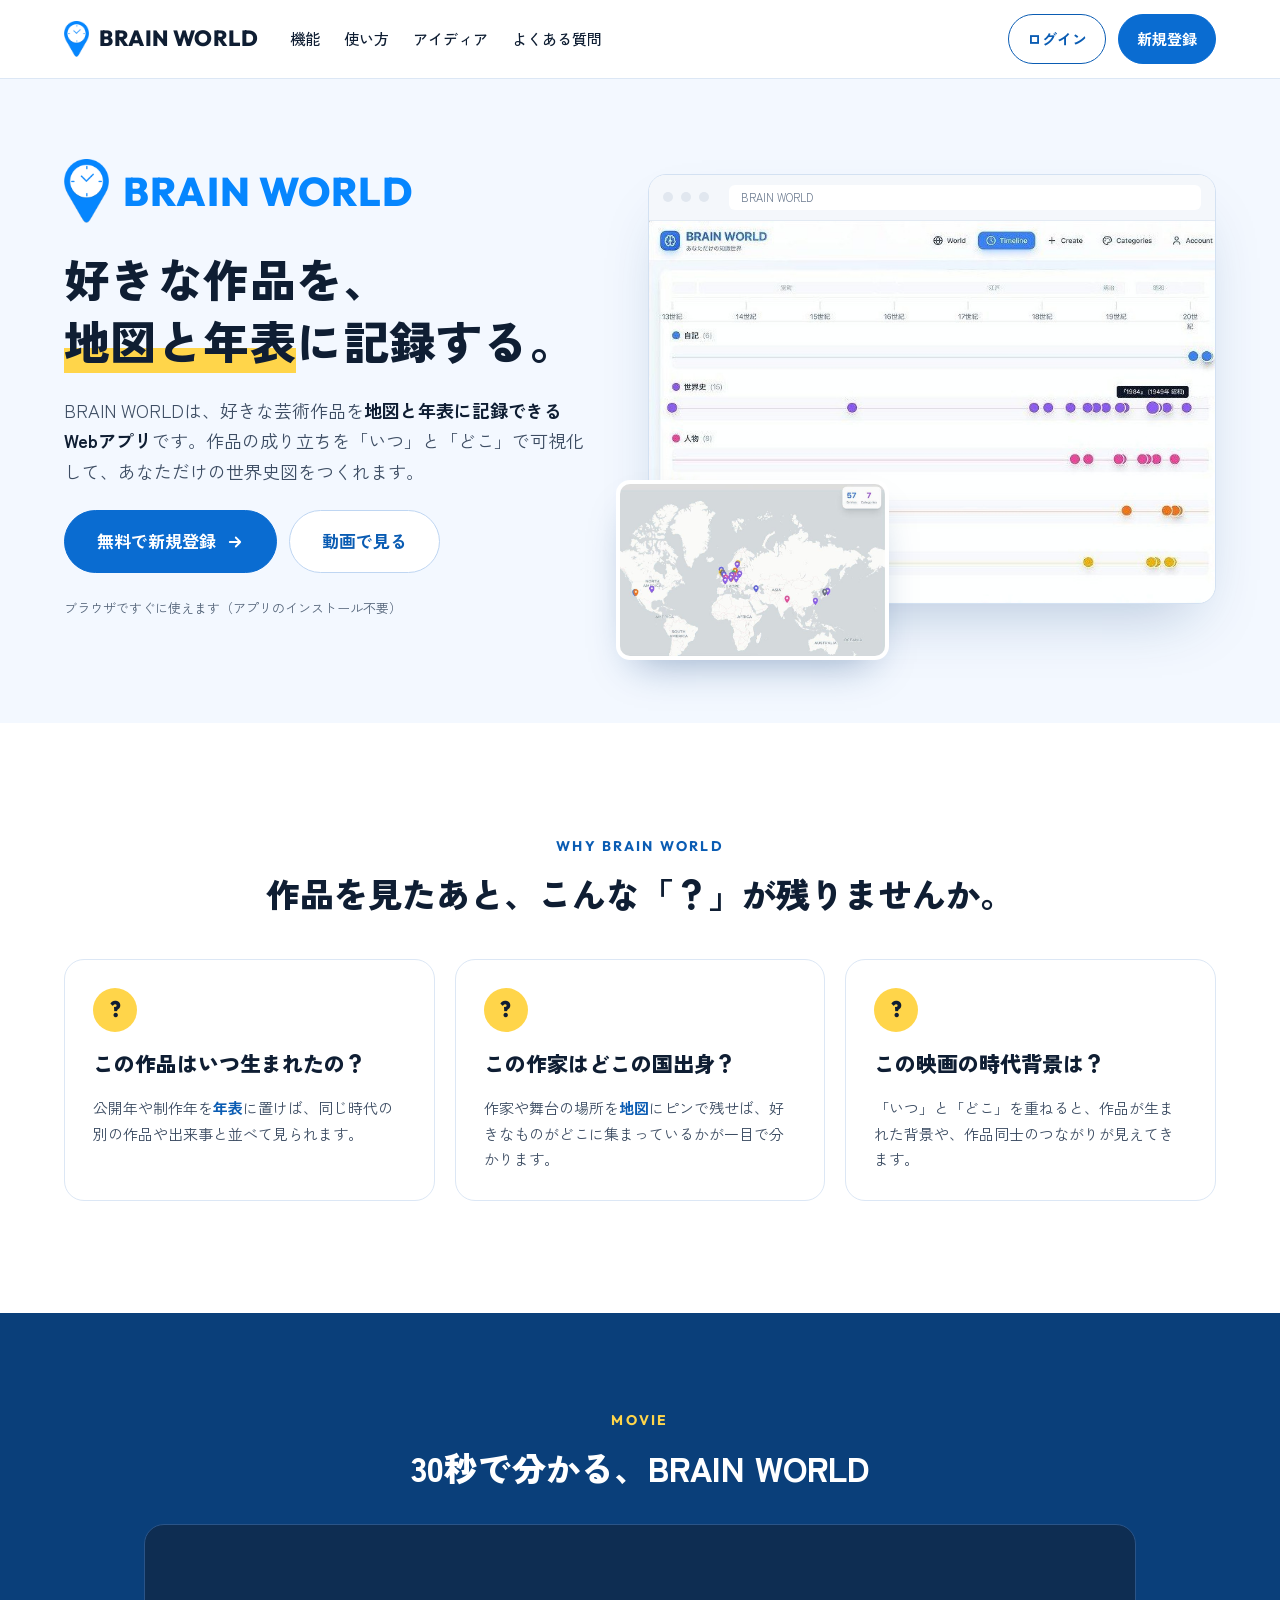
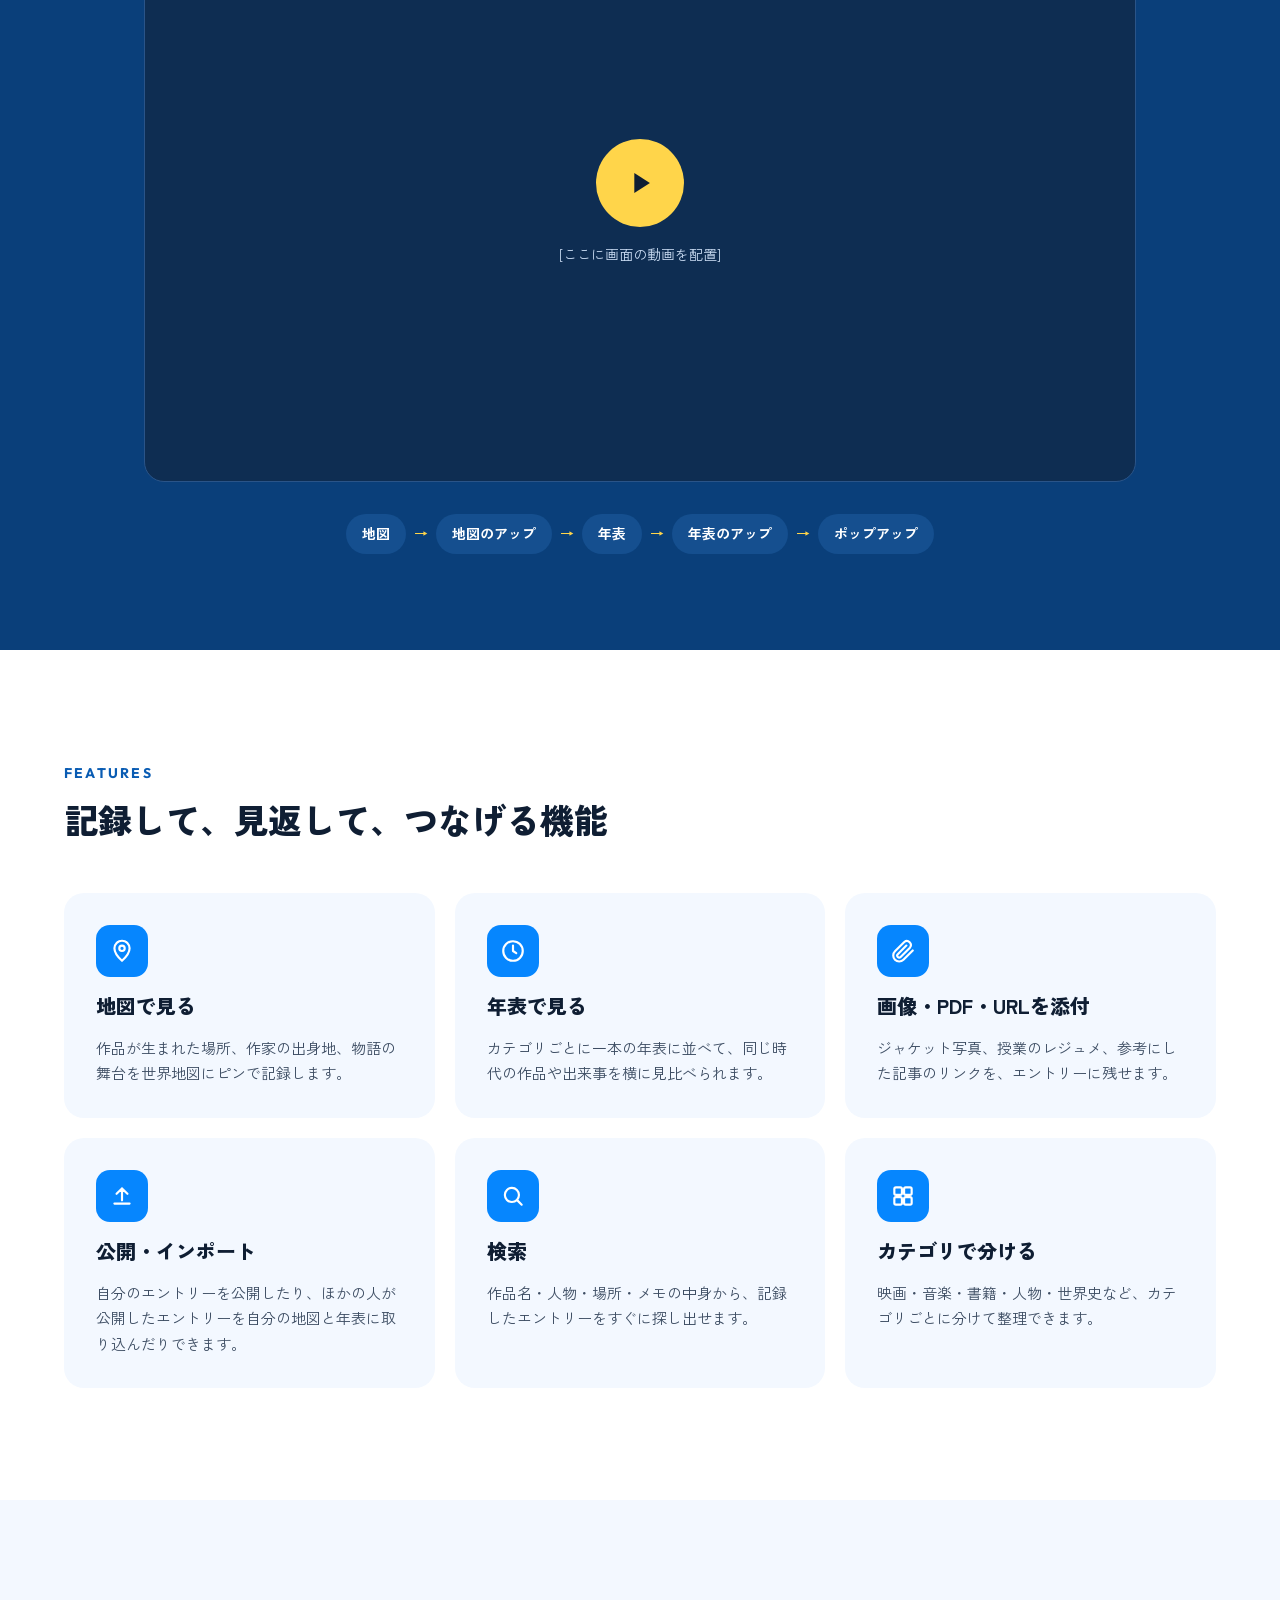
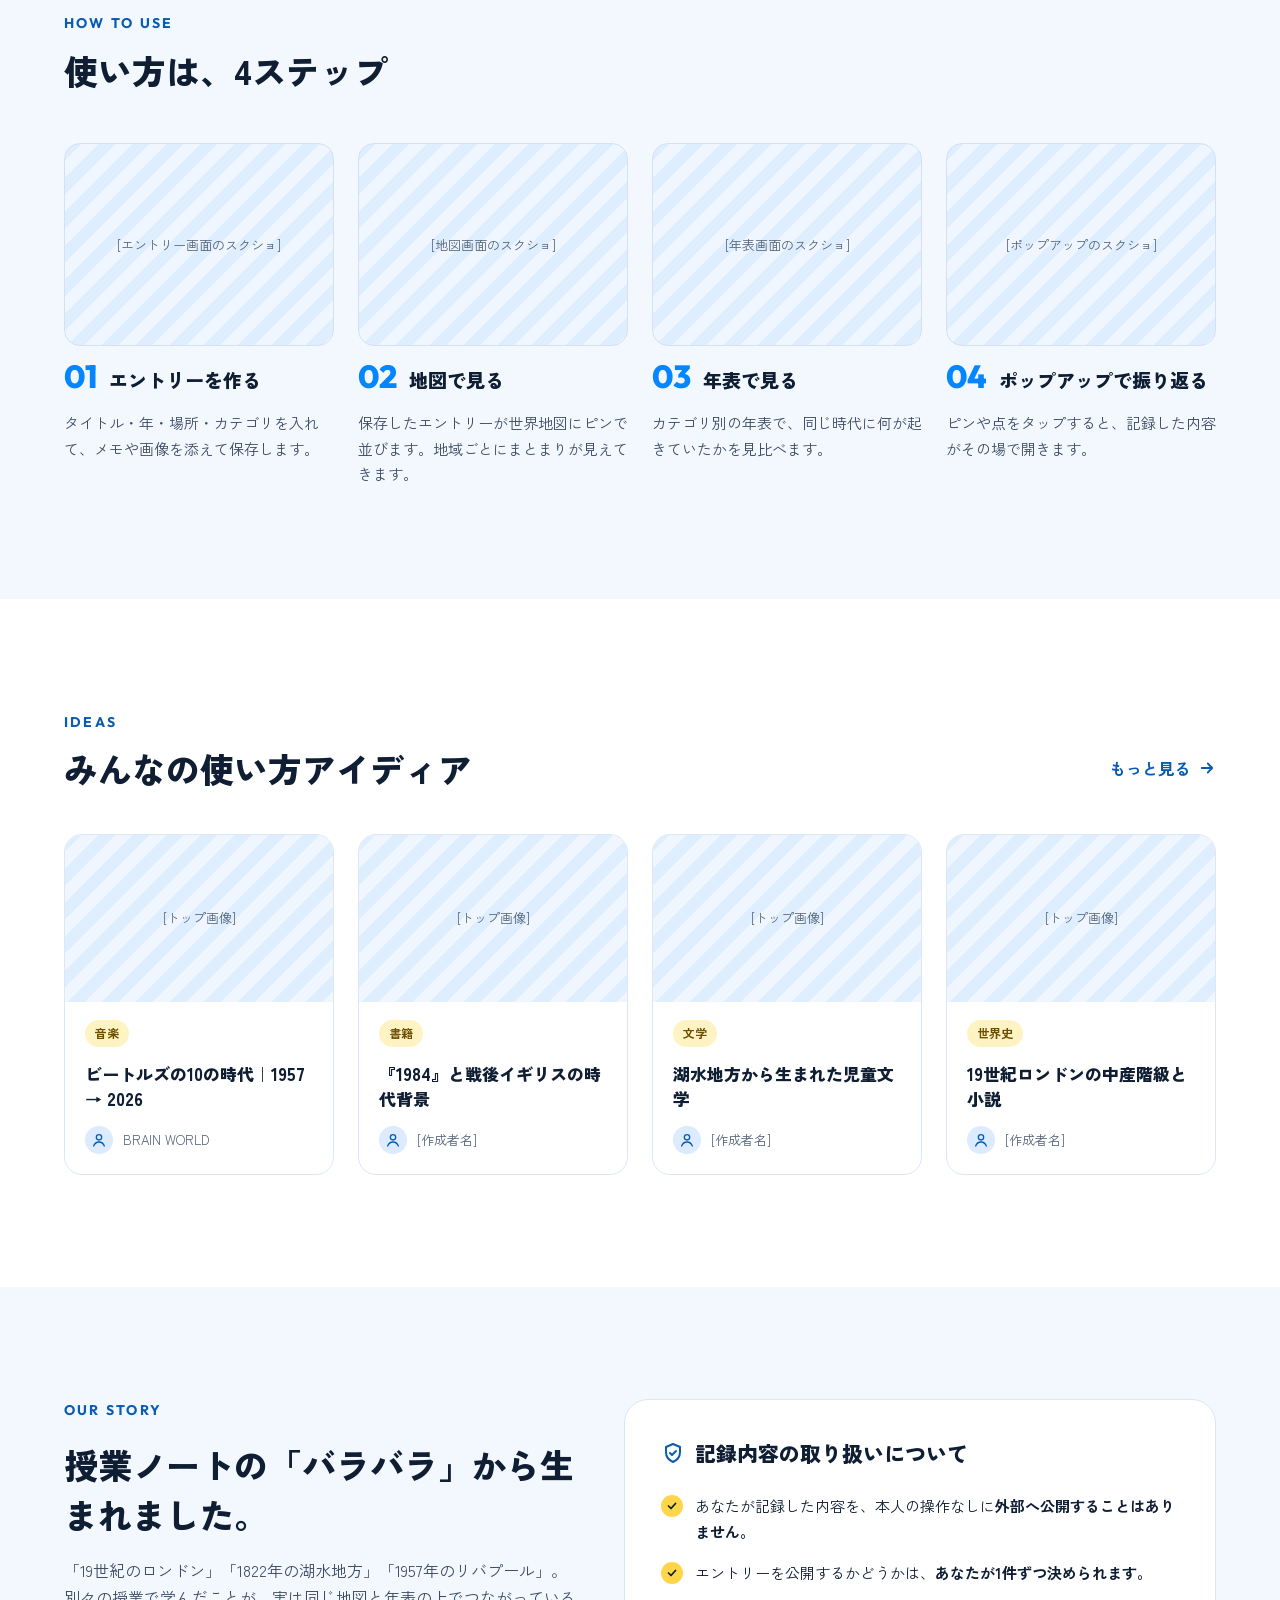
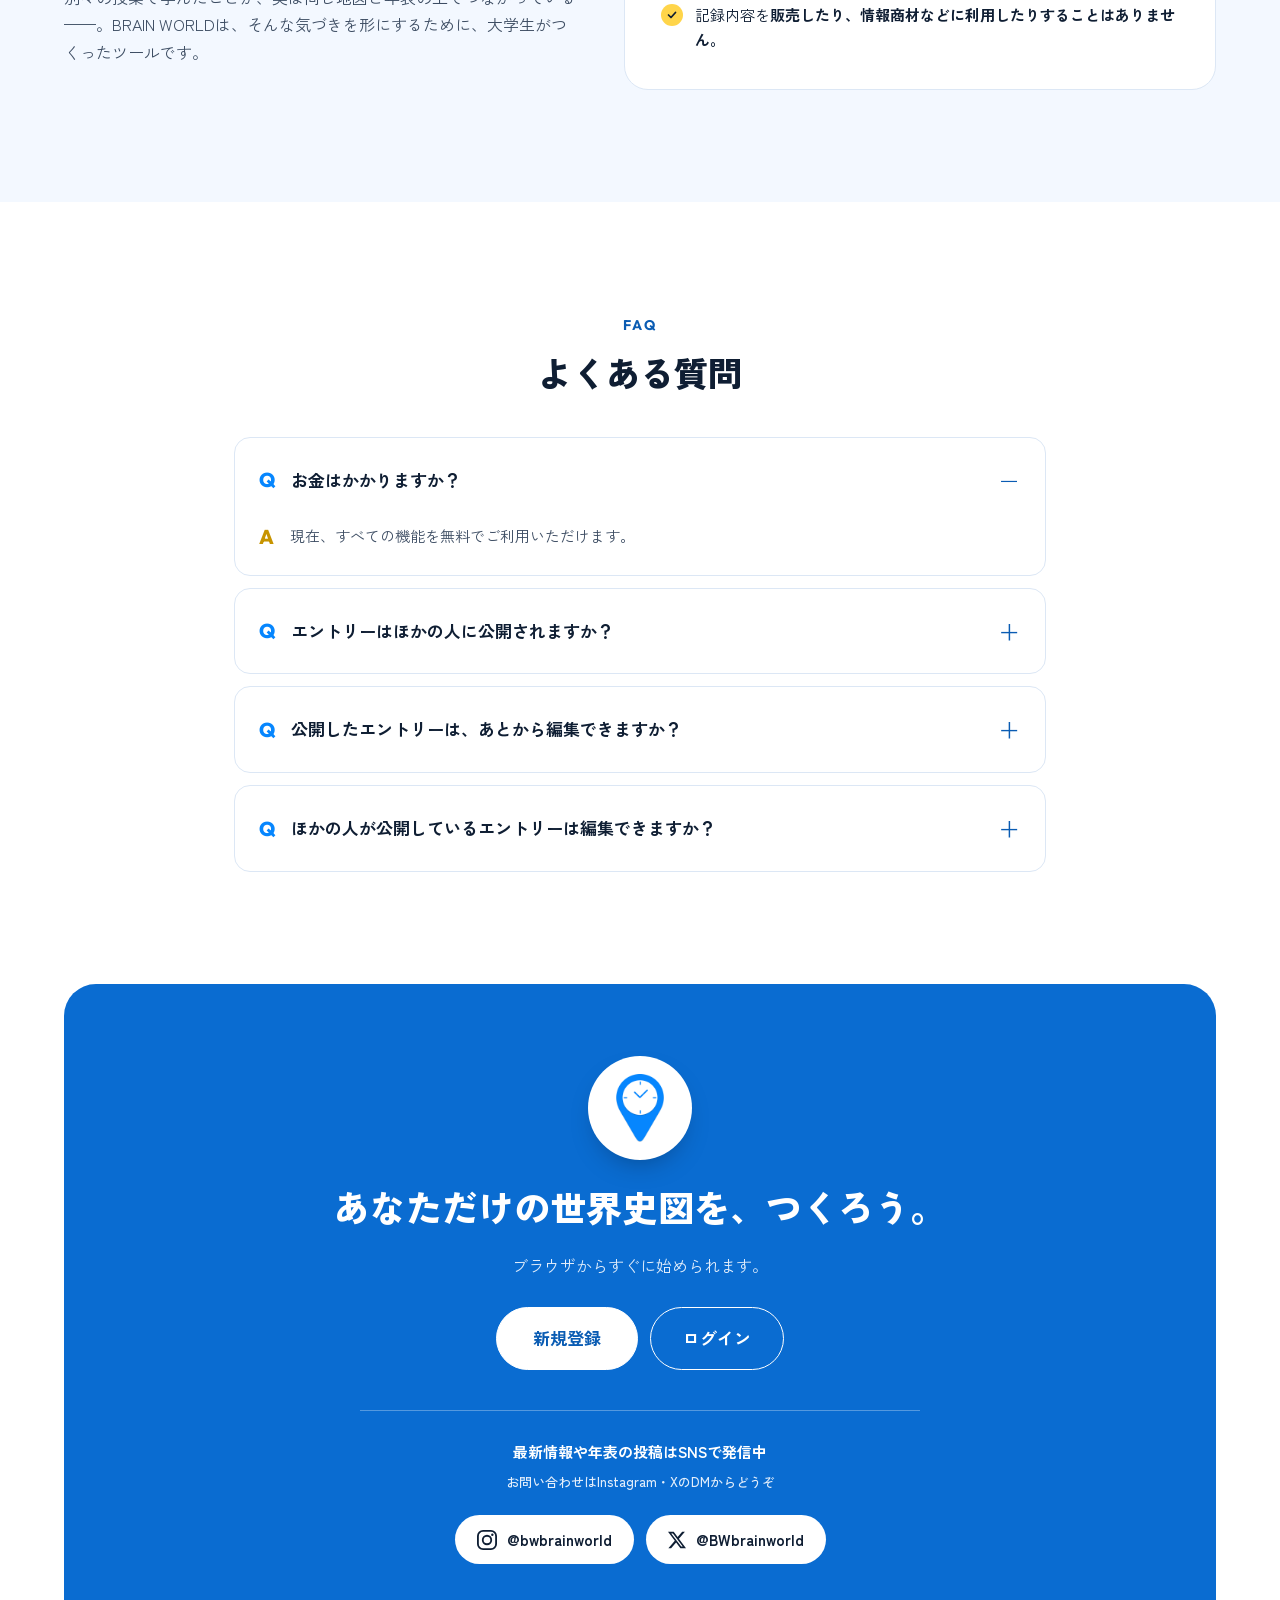
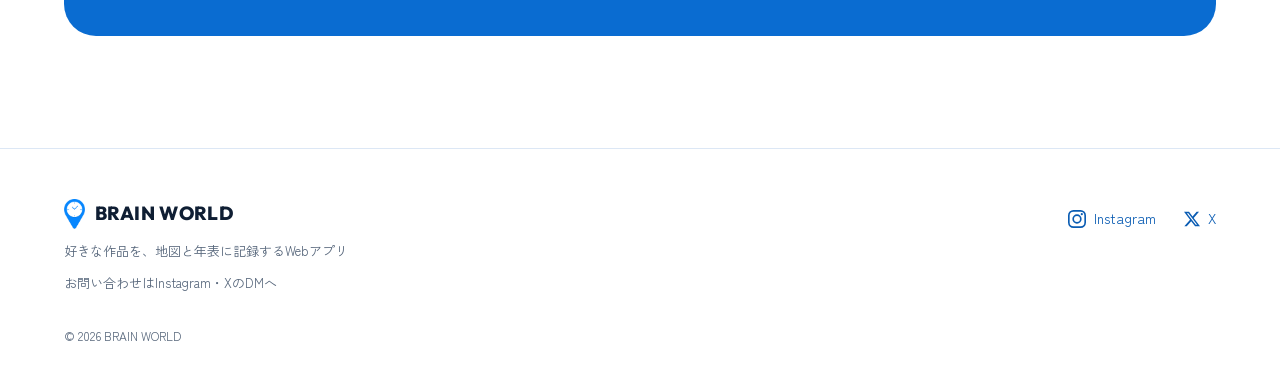
<file: index.html>
<!doctype html>
<html lang="ja">
<head>
<meta charset="utf-8">
<meta name="viewport" content="width=device-width, initial-scale=1">
<title>BRAIN WORLD｜好きな作品を地図と年表に記録できるWebアプリ</title>
<meta name="description" content="BRAIN WORLDは、好きな映画・音楽・本・アートを地図と年表に記録できるWebアプリです。作品がいつ・どこで生まれたのかを可視化して、あなただけの世界史図をつくれます。">
<!-- ▼ 公開URLが決まったら LP_DOMAIN を置き換える（README参照） -->
<link rel="canonical" href="https://LP_DOMAIN/">
<meta property="og:type" content="website">
<meta property="og:site_name" content="BRAIN WORLD">
<meta property="og:title" content="BRAIN WORLD｜好きな作品を地図と年表に記録できるWebアプリ">
<meta property="og:description" content="作品の成り立ちを「いつ」と「どこ」で可視化する。好きな作品を地図と年表に記録できるWebアプリです。">
<meta property="og:url" content="https://LP_DOMAIN/">
<meta property="og:image" content="https://LP_DOMAIN/images/ogp.png">
<meta property="og:locale" content="ja_JP">
<meta name="twitter:card" content="summary_large_image">
<meta name="twitter:site" content="@BWbrainworld">
<link rel="icon" type="image/png" sizes="32x32" href="images/favicon-32.png">
<link rel="apple-touch-icon" href="images/apple-touch-icon.png">
<meta name="theme-color" content="#0686FE">

<!-- ▼ Google Analytics（GA4）。GA_MEASUREMENT_ID を測定ID（G-XXXXXXXXXX）に置き換える（README参照） -->
<script async src="https://www.googletagmanager.com/gtag/js?id=GA_MEASUREMENT_ID"></script>
<script>
  window.dataLayer = window.dataLayer || [];
  function gtag(){dataLayer.push(arguments);}
  gtag('js', new Date());
  gtag('config', 'GA_MEASUREMENT_ID');

  // SNSリンクのクリックを「sns_click」イベントとして送る
  document.addEventListener('click', function (e) {
    var a = e.target.closest && e.target.closest('a[data-sns]');
    if (!a) return;
    gtag('event', 'sns_click', {
      sns: a.getAttribute('data-sns'),                 // instagram / x
      link_location: a.getAttribute('data-location'),  // cta / footer
      link_url: a.href,
      transport_type: 'beacon'
    });
  });
</script>

<link rel="preconnect" href="https://fonts.googleapis.com">
<link rel="preconnect" href="https://fonts.gstatic.com" crossorigin>
<link href="https://fonts.googleapis.com/css2?family=Outfit:wght@500;600;700;800&amp;family=Zen+Kaku+Gothic+New:wght@400;500;700;900&amp;display=swap" rel="stylesheet">
<link rel="stylesheet" href="style.css">

<script type="application/ld+json">
{
  "@context": "https://schema.org",
  "@graph": [
    {
      "@type": "WebApplication",
      "name": "BRAIN WORLD",
      "url": "https://LP_DOMAIN/",
      "applicationCategory": "EducationalApplication",
      "operatingSystem": "Web",
      "description": "好きな作品を地図と年表に記録できるWebアプリ",
      "offers": { "@type": "Offer", "price": "0", "priceCurrency": "JPY" },
      "sameAs": ["https://www.instagram.com/bwbrainworld", "https://x.com/BWbrainworld"]
    },
    {
      "@type": "FAQPage",
      "mainEntity": [
        { "@type": "Question", "name": "お金はかかりますか？", "acceptedAnswer": { "@type": "Answer", "text": "現在、すべての機能を無料でご利用いただけます。" } },
        { "@type": "Question", "name": "エントリーはほかの人に公開されますか？", "acceptedAnswer": { "@type": "Answer", "text": "基本的には公開されません。「公開」を選んだカテゴリのみほかの人も閲覧可能です。" } },
        { "@type": "Question", "name": "公開したエントリーは、あとから編集できますか？", "acceptedAnswer": { "@type": "Answer", "text": "はい。公開後も、自分のエントリーはいつでも編集・非公開にできます。" } },
        { "@type": "Question", "name": "ほかの人が公開しているエントリーは編集できますか？", "acceptedAnswer": { "@type": "Answer", "text": "ほかの人のエントリーは編集できません。閲覧のみです。" } }
      ]
    }
  ]
}
</script>
</head>
<body>

<!-- ===== Header ===== -->
<header class="site-header">
  <div class="wrap header-inner">
    <a href="#top" class="brand">
      <img src="images/logo.png" alt="" width="25" height="36">
      <span>BRAIN WORLD</span>
    </a>
    <nav aria-label="ページ内メニュー" class="nav">
      <a href="#features">機能</a>
      <a href="#howto">使い方</a>
      <a href="#ideas">アイディア</a>
      <a href="#faq">よくある質問</a>
    </nav>
    <div class="header-actions">
      <a href="https://www.brain-world.net/login" class="btn btn-outline btn-sm">ログイン</a>
      <a href="https://www.brain-world.net/signup" class="btn btn-primary btn-sm">新規登録</a>
    </div>
  </div>
</header>

<main>

<!-- ===== Hero ===== -->
<section id="top" class="hero">
  <div class="wrap hero-inner">
    <div class="hero-copy">
      <div class="hero-brand">
        <img src="images/logo.png" alt="BRAIN WORLD ロゴ" width="45" height="64">
        <span>BRAIN WORLD</span>
      </div>
      <h1>好きな作品を、<br><span class="nowrap"><span class="marker">地図と年表</span>に記録する。</span></h1>
      <p class="lead">BRAIN WORLDは、好きな芸術作品を<strong>地図と年表に記録できるWebアプリ</strong>です。作品の成り立ちを「いつ」と「どこ」で可視化して、あなただけの世界史図をつくれます。</p>
      <div class="btn-row">
        <a href="https://www.brain-world.net/signup" class="btn btn-primary btn-lg">無料で新規登録
          <svg width="18" height="18" viewBox="0 0 24 24" fill="none" stroke="currentColor" stroke-width="2.4" stroke-linecap="round" stroke-linejoin="round" aria-hidden="true"><path d="M5 12h14M13 6l6 6-6 6"/></svg></a>
        <a href="#movie" class="btn btn-ghost btn-lg">動画で見る</a>
      </div>
      <p class="note">ブラウザですぐに使えます（アプリのインストール不要）</p>
    </div>

    <div class="hero-visual">
      <div class="browser">
        <div class="browser-bar" aria-hidden="true">
          <span></span><span></span><span></span>
          <span class="browser-url">BRAIN WORLD</span>
        </div>
        <img src="images/screen-timeline.jpg" width="800" height="540" alt="BRAIN WORLDの年表画面。世界史・人物・映画・音楽・書籍などのカテゴリごとに、作品や出来事が13世紀から20世紀の年表上に並んでいる">
      </div>
      <div class="map-card">
        <img src="images/screen-map.jpg" width="925" height="602" alt="BRAIN WORLDの地図画面。記録した作品が世界地図上にピンで表示されている">
      </div>
    </div>
  </div>
</section>

<!-- ===== Questions ===== -->
<section class="section">
  <div class="wrap stack-40">
    <div class="section-head center">
      <span class="eyebrow">WHY BRAIN WORLD</span>
      <h2>作品を見たあと、こんな「？」が残りませんか。</h2>
    </div>
    <div class="grid grid-260">
      <div class="q-card">
        <span class="q-mark" aria-hidden="true">?</span>
        <h3>この作品はいつ生まれたの？</h3>
        <p>公開年や制作年を<strong>年表</strong>に置けば、同じ時代の別の作品や出来事と並べて見られます。</p>
      </div>
      <div class="q-card">
        <span class="q-mark" aria-hidden="true">?</span>
        <h3>この作家はどこの国出身？</h3>
        <p>作家や舞台の場所を<strong>地図</strong>にピンで残せば、好きなものがどこに集まっているかが一目で分かります。</p>
      </div>
      <div class="q-card">
        <span class="q-mark" aria-hidden="true">?</span>
        <h3>この映画の時代背景は？</h3>
        <p>「いつ」と「どこ」を重ねると、作品が生まれた背景や、作品同士のつながりが見えてきます。</p>
      </div>
    </div>
  </div>
</section>

<!-- ===== Movie ===== -->
<section id="movie" class="section section-dark">
  <div class="wrap wrap-narrow stack-32">
    <div class="section-head center">
      <span class="eyebrow eyebrow-yellow">MOVIE</span>
      <h2>30秒で分かる、BRAIN WORLD</h2>
    </div>
    <!-- ▼ 動画ができたら、この div を <video src="images/demo.mp4" controls playsinline poster="..."></video> などに置き換える -->
    <div class="video-box">
      <div class="video-placeholder">
        <span class="play" aria-hidden="true"><svg width="34" height="34" viewBox="0 0 24 24"><path d="M8 5v14l11-7z" fill="#0F1E33"/></svg></span>
        <span>[ここに画面の動画を配置]</span>
      </div>
    </div>
    <ol class="flow" aria-label="動画の流れ">
      <li>地図</li><li aria-hidden="true" class="arrow">→</li>
      <li>地図のアップ</li><li aria-hidden="true" class="arrow">→</li>
      <li>年表</li><li aria-hidden="true" class="arrow">→</li>
      <li>年表のアップ</li><li aria-hidden="true" class="arrow">→</li>
      <li>ポップアップ</li>
    </ol>
  </div>
</section>

<!-- ===== Features ===== -->
<section id="features" class="section">
  <div class="wrap stack-48">
    <div class="section-head">
      <span class="eyebrow">FEATURES</span>
      <h2>記録して、見返して、つなげる機能</h2>
    </div>
    <div class="grid grid-300">
      <div class="f-card">
        <span class="f-icon"><svg width="26" height="26" viewBox="0 0 24 24" fill="none" stroke="#FFFFFF" stroke-width="2" stroke-linecap="round" stroke-linejoin="round" aria-hidden="true"><path d="M12 21s-7-6.2-7-11.5A7 7 0 0 1 19 9.5C19 14.8 12 21 12 21z"/><circle cx="12" cy="9.5" r="2.5"/></svg></span>
        <h3>地図で見る</h3>
        <p>作品が生まれた場所、作家の出身地、物語の舞台を世界地図にピンで記録します。</p>
      </div>
      <div class="f-card">
        <span class="f-icon"><svg width="26" height="26" viewBox="0 0 24 24" fill="none" stroke="#FFFFFF" stroke-width="2" stroke-linecap="round" stroke-linejoin="round" aria-hidden="true"><circle cx="12" cy="12" r="9"/><path d="M12 7v5l3 2"/></svg></span>
        <h3>年表で見る</h3>
        <p>カテゴリごとに一本の年表に並べて、同じ時代の作品や出来事を横に見比べられます。</p>
      </div>
      <div class="f-card">
        <span class="f-icon"><svg width="26" height="26" viewBox="0 0 24 24" fill="none" stroke="#FFFFFF" stroke-width="2" stroke-linecap="round" stroke-linejoin="round" aria-hidden="true"><path d="M21 11.5l-8.6 8.6a5.5 5.5 0 0 1-7.8-7.8l8.6-8.6a3.7 3.7 0 0 1 5.2 5.2l-8.6 8.6a1.8 1.8 0 0 1-2.6-2.6l7.9-7.9"/></svg></span>
        <h3>画像・PDF・URLを添付</h3>
        <p>ジャケット写真、授業のレジュメ、参考にした記事のリンクを、エントリーに残せます。</p>
      </div>
      <div class="f-card">
        <span class="f-icon"><svg width="26" height="26" viewBox="0 0 24 24" fill="none" stroke="#FFFFFF" stroke-width="2" stroke-linecap="round" stroke-linejoin="round" aria-hidden="true"><path d="M7 10l5-5 5 5M12 5v11M5 19h14"/></svg></span>
        <h3>公開・インポート</h3>
        <p>自分のエントリーを公開したり、ほかの人が公開したエントリーを自分の地図と年表に取り込んだりできます。</p>
      </div>
      <div class="f-card">
        <span class="f-icon"><svg width="26" height="26" viewBox="0 0 24 24" fill="none" stroke="#FFFFFF" stroke-width="2" stroke-linecap="round" stroke-linejoin="round" aria-hidden="true"><circle cx="11" cy="11" r="6.5"/><path d="M20 20l-4.2-4.2"/></svg></span>
        <h3>検索</h3>
        <p>作品名・人物・場所・メモの中身から、記録したエントリーをすぐに探し出せます。</p>
      </div>
      <div class="f-card">
        <span class="f-icon"><svg width="26" height="26" viewBox="0 0 24 24" fill="none" stroke="#FFFFFF" stroke-width="2" stroke-linecap="round" stroke-linejoin="round" aria-hidden="true"><rect x="4" y="4" width="7" height="7" rx="1.5"/><rect x="13" y="4" width="7" height="7" rx="1.5"/><rect x="4" y="13" width="7" height="7" rx="1.5"/><rect x="13" y="13" width="7" height="7" rx="1.5"/></svg></span>
        <h3>カテゴリで分ける</h3>
        <p>映画・音楽・書籍・人物・世界史など、カテゴリごとに分けて整理できます。</p>
      </div>
    </div>
  </div>
</section>

<!-- ===== How to ===== -->
<section id="howto" class="section section-tint">
  <div class="wrap stack-48">
    <div class="section-head">
      <span class="eyebrow">HOW TO USE</span>
      <h2>使い方は、4ステップ</h2>
    </div>
    <ol class="grid grid-250 steps">
      <!-- ▼ 各 .shot をスクリーンショットの <img> に置き換える -->
      <li class="step">
        <div class="shot">[エントリー画面のスクショ]</div>
        <div class="step-title"><span class="step-num">01</span><h3>エントリーを作る</h3></div>
        <p>タイトル・年・場所・カテゴリを入れて、メモや画像を添えて保存します。</p>
      </li>
      <li class="step">
        <div class="shot">[地図画面のスクショ]</div>
        <div class="step-title"><span class="step-num">02</span><h3>地図で見る</h3></div>
        <p>保存したエントリーが世界地図にピンで並びます。地域ごとにまとまりが見えてきます。</p>
      </li>
      <li class="step">
        <div class="shot">[年表画面のスクショ]</div>
        <div class="step-title"><span class="step-num">03</span><h3>年表で見る</h3></div>
        <p>カテゴリ別の年表で、同じ時代に何が起きていたかを見比べます。</p>
      </li>
      <li class="step">
        <div class="shot">[ポップアップのスクショ]</div>
        <div class="step-title"><span class="step-num">04</span><h3>ポップアップで振り返る</h3></div>
        <p>ピンや点をタップすると、記録した内容がその場で開きます。</p>
      </li>
    </ol>
  </div>
</section>

<!-- ===== Ideas ===== -->
<section id="ideas" class="section">
  <div class="wrap stack-40">
    <div class="section-head-row">
      <div class="section-head">
        <span class="eyebrow">IDEAS</span>
        <h2>みんなの使い方アイディア</h2>
      </div>
      <a href="https://www.brain-world.net/ideas" class="more">もっと見る
        <svg width="18" height="18" viewBox="0 0 24 24" fill="none" stroke="currentColor" stroke-width="2.4" stroke-linecap="round" stroke-linejoin="round" aria-hidden="true"><path d="M5 12h14M13 6l6 6-6 6"/></svg></a>
    </div>
    <div class="grid grid-250">
      <!-- ▼ トップ画像（.shot）・タイトル・作成者を実際のアイディアに差し替える -->
      <a href="https://www.brain-world.net/ideas" class="idea">
        <div class="shot shot-wide">[トップ画像]</div>
        <div class="idea-body">
          <span class="tag">音楽</span>
          <h3>ビートルズの10の時代｜1957 → 2026</h3>
          <span class="author"><span class="avatar" aria-hidden="true"><svg width="16" height="16" viewBox="0 0 24 24" fill="none" stroke="#0A5CB3" stroke-width="2" stroke-linecap="round"><circle cx="12" cy="8" r="4"/><path d="M4 21c1.5-4 4.5-6 8-6s6.5 2 8 6"/></svg></span>BRAIN WORLD</span>
        </div>
      </a>
      <a href="https://www.brain-world.net/ideas" class="idea">
        <div class="shot shot-wide">[トップ画像]</div>
        <div class="idea-body">
          <span class="tag">書籍</span>
          <h3>『1984』と戦後イギリスの時代背景</h3>
          <span class="author"><span class="avatar" aria-hidden="true"><svg width="16" height="16" viewBox="0 0 24 24" fill="none" stroke="#0A5CB3" stroke-width="2" stroke-linecap="round"><circle cx="12" cy="8" r="4"/><path d="M4 21c1.5-4 4.5-6 8-6s6.5 2 8 6"/></svg></span>[作成者名]</span>
        </div>
      </a>
      <a href="https://www.brain-world.net/ideas" class="idea">
        <div class="shot shot-wide">[トップ画像]</div>
        <div class="idea-body">
          <span class="tag">文学</span>
          <h3>湖水地方から生まれた児童文学</h3>
          <span class="author"><span class="avatar" aria-hidden="true"><svg width="16" height="16" viewBox="0 0 24 24" fill="none" stroke="#0A5CB3" stroke-width="2" stroke-linecap="round"><circle cx="12" cy="8" r="4"/><path d="M4 21c1.5-4 4.5-6 8-6s6.5 2 8 6"/></svg></span>[作成者名]</span>
        </div>
      </a>
      <a href="https://www.brain-world.net/ideas" class="idea">
        <div class="shot shot-wide">[トップ画像]</div>
        <div class="idea-body">
          <span class="tag">世界史</span>
          <h3>19世紀ロンドンの中産階級と小説</h3>
          <span class="author"><span class="avatar" aria-hidden="true"><svg width="16" height="16" viewBox="0 0 24 24" fill="none" stroke="#0A5CB3" stroke-width="2" stroke-linecap="round"><circle cx="12" cy="8" r="4"/><path d="M4 21c1.5-4 4.5-6 8-6s6.5 2 8 6"/></svg></span>[作成者名]</span>
        </div>
      </a>
    </div>
  </div>
</section>

<!-- ===== Story / Policy ===== -->
<section id="story" class="section section-tint">
  <div class="wrap story">
    <div class="story-copy">
      <span class="eyebrow">OUR STORY</span>
      <h2>授業ノートの「バラバラ」から生まれました。</h2>
      <p>「19世紀のロンドン」「1822年の湖水地方」「1957年のリバプール」。別々の授業で学んだことが、実は同じ地図と年表の上でつながっている——。BRAIN WORLDは、そんな気づきを形にするために、大学生がつくったツールです。</p>
    </div>
    <div class="policy-card">
      <h3>
        <svg width="24" height="24" viewBox="0 0 24 24" fill="none" stroke="#0A5CB3" stroke-width="2" stroke-linecap="round" stroke-linejoin="round" aria-hidden="true"><path d="M12 3l7 3v5c0 4.5-3 8.3-7 10-4-1.7-7-5.5-7-10V6z"/><path d="M9 12l2 2 4-4"/></svg>
        記録内容の取り扱いについて
      </h3>
      <ul class="checks">
        <li>あなたが記録した内容を、本人の操作なしに<strong>外部へ公開することはありません。</strong></li>
        <li>エントリーを公開するかどうかは、<strong>あなたが1件ずつ決められます。</strong></li>
        <li>記録内容を<strong>販売したり、情報商材などに利用したりすることはありません。</strong></li>
      </ul>
    </div>
  </div>
</section>

<!-- ===== FAQ ===== -->
<!-- ▼ Q&Aを変えたら、<head> の FAQPage（構造化データ）も同じ内容にそろえる -->
<section id="faq" class="section">
  <div class="wrap wrap-faq stack-40">
    <div class="section-head center">
      <span class="eyebrow">FAQ</span>
      <h2>よくある質問</h2>
    </div>
    <div class="faq-list">
      <details class="faq" open>
        <summary><span class="q">Q</span><span class="faq-q">お金はかかりますか？</span><span class="faq-mark" aria-hidden="true"></span></summary>
        <div class="faq-a"><span class="a">A</span><p>現在、すべての機能を無料でご利用いただけます。</p></div>
      </details>
      <details class="faq">
        <summary><span class="q">Q</span><span class="faq-q">エントリーはほかの人に公開されますか？</span><span class="faq-mark" aria-hidden="true"></span></summary>
        <div class="faq-a"><span class="a">A</span><p>基本的には公開されません。「公開」を選んだカテゴリのみほかの人も閲覧可能です。</p></div>
      </details>
      <details class="faq">
        <summary><span class="q">Q</span><span class="faq-q">公開したエントリーは、あとから編集できますか？</span><span class="faq-mark" aria-hidden="true"></span></summary>
        <div class="faq-a"><span class="a">A</span><p>はい。公開後も、自分のエントリーはいつでも編集・非公開にできます。</p></div>
      </details>
      <details class="faq">
        <summary><span class="q">Q</span><span class="faq-q">ほかの人が公開しているエントリーは編集できますか？</span><span class="faq-mark" aria-hidden="true"></span></summary>
        <div class="faq-a"><span class="a">A</span><p>ほかの人のエントリーは編集できません。閲覧のみです。</p></div>
      </details>
    </div>
  </div>
</section>

<!-- ===== CTA ===== -->
<section class="cta-section">
  <div class="wrap">
    <div class="cta">
      <span class="cta-logo"><img src="images/logo.png" alt="BRAIN WORLD ロゴ" width="48" height="68"></span>
      <h2>あなただけの世界史図を、つくろう。</h2>
      <p class="cta-sub">ブラウザからすぐに始められます。</p>
      <div class="btn-row center">
        <a href="https://www.brain-world.net/signup" class="btn btn-lg cta-fill">新規登録</a>
        <a href="https://www.brain-world.net/login" class="btn btn-lg cta-line">ログイン</a>
      </div>
      <div class="sns">
        <p>最新情報や年表の投稿はSNSで発信中</p>
        <p class="sns-note">お問い合わせはInstagram・XのDMからどうぞ</p>
        <div class="btn-row center">
          <a href="https://www.instagram.com/bwbrainworld" class="sns-btn" target="_blank" rel="noopener" data-sns="instagram" data-location="cta">
            <svg width="20" height="20" viewBox="0 0 24 24" fill="none" stroke="currentColor" stroke-width="2.2" aria-hidden="true"><rect x="1.1" y="1.1" width="21.8" height="21.8" rx="6.2"/><circle cx="12" cy="12" r="5.1"/><circle cx="18.4" cy="5.6" r="1.45" fill="currentColor" stroke="none"/></svg>
            <span><span class="sr-only">Instagram </span>@bwbrainworld</span></a>
          <a href="https://x.com/BWbrainworld" class="sns-btn" target="_blank" rel="noopener" data-sns="x" data-location="cta">
            <svg width="18" height="18" viewBox="0 0 24 24" aria-hidden="true"><path fill="currentColor" d="M18.901 1.153h3.68l-8.04 9.19L24 22.846h-7.406l-5.8-7.584-6.638 7.584H.474l8.6-9.83L0 1.154h7.594l5.243 6.932ZM17.61 20.644h2.039L6.486 3.24H4.298Z"/></svg>
            <span><span class="sr-only">X </span>@BWbrainworld</span></a>
        </div>
      </div>
    </div>
  </div>
</section>

</main>

<!-- ===== Footer ===== -->
<footer class="site-footer">
  <div class="wrap footer-inner">
    <div class="footer-brand">
      <div class="brand"><img src="images/logo.png" alt="" width="21" height="30"><span>BRAIN WORLD</span></div>
      <span class="footer-tagline">好きな作品を、地図と年表に記録するWebアプリ</span>
      <span class="footer-tagline">お問い合わせはInstagram・XのDMへ</span>
    </div>
    <div class="footer-links">
      <a href="https://www.instagram.com/bwbrainworld" target="_blank" rel="noopener" data-sns="instagram" data-location="footer">
        <svg width="18" height="18" viewBox="0 0 24 24" fill="none" stroke="currentColor" stroke-width="2.2" aria-hidden="true"><rect x="1.1" y="1.1" width="21.8" height="21.8" rx="6.2"/><circle cx="12" cy="12" r="5.1"/><circle cx="18.4" cy="5.6" r="1.45" fill="currentColor" stroke="none"/></svg>Instagram</a>
      <a href="https://x.com/BWbrainworld" target="_blank" rel="noopener" data-sns="x" data-location="footer">
        <svg width="16" height="16" viewBox="0 0 24 24" aria-hidden="true"><path fill="currentColor" d="M18.901 1.153h3.68l-8.04 9.19L24 22.846h-7.406l-5.8-7.584-6.638 7.584H.474l8.6-9.83L0 1.154h7.594l5.243 6.932ZM17.61 20.644h2.039L6.486 3.24H4.298Z"/></svg>X</a>
    </div>
  </div>
  <div class="wrap copyright">© 2026 BRAIN WORLD</div>
</footer>

</body>
</html>
</file>
<file: style.css>
/* =========================================================
   BRAIN WORLD LP
   色はここの変数でまとめて変えられます
   ========================================================= */
:root {
  --blue: #0686FE;        /* ロゴの青 */
  --blue-btn: #0A6CD1;    /* ボタン（白文字のコントラスト確保用） */
  --blue-text: #0A5CB3;   /* リンク・見出しラベル */
  --blue-deep: #0A3F7A;   /* 動画セクションの背景 */
  --yellow: #FFD54A;      /* 差し色 */
  --ink: #0F1E33;
  --ink-2: #3D4D63;
  --ink-3: #55657A;
  --line: #DCE7F5;
  --tint: #F3F8FF;
  --font: 'Zen Kaku Gothic New', 'Hiragino Sans', 'Hiragino Kaku Gothic ProN', 'Yu Gothic', sans-serif;
  --font-en: 'Outfit', var(--font);
}

*, *::before, *::after { box-sizing: border-box; }
html { scroll-behavior: smooth; scroll-padding-top: 80px; }
body { margin: 0; font-family: var(--font); color: var(--ink); background: #FFFFFF; line-height: 1.7; -webkit-text-size-adjust: 100%; }
img { max-width: 100%; height: auto; }
a { color: var(--blue-text); }
a:hover { color: #07468A; }
h1, h2, h3, p { margin: 0; }
.sr-only { position: absolute; width: 1px; height: 1px; overflow: hidden; clip: rect(0 0 0 0); white-space: nowrap; }

.wrap { max-width: 1200px; margin: 0 auto; padding: 0 24px; }
.wrap-narrow { max-width: 1040px; }
.wrap-faq { max-width: 860px; }
.stack-32, .stack-40, .stack-48 { display: flex; flex-direction: column; }
.stack-32 { gap: 32px; } .stack-40 { gap: 40px; } .stack-48 { gap: 48px; }
.grid { display: grid; gap: 24px; margin: 0; padding: 0; list-style: none; }
.grid-250 { grid-template-columns: repeat(auto-fit, minmax(250px, 1fr)); }
.grid-260 { grid-template-columns: repeat(auto-fit, minmax(260px, 1fr)); gap: 20px; }
.grid-300 { grid-template-columns: repeat(auto-fit, minmax(300px, 1fr)); gap: 20px; }

/* ---------- Buttons ---------- */
.btn { display: inline-flex; align-items: center; justify-content: center; gap: 10px; font-weight: 700; text-decoration: none; border-radius: 999px; border: 1.5px solid transparent; transition: background-color .2s, color .2s, border-color .2s; }
.btn-sm { font-size: 15px; padding: 11px 18px; }
.btn-lg { font-size: 17px; padding: 16px 32px; }
.btn-primary { color: #FFFFFF; background: var(--blue-btn); border-color: var(--blue-btn); }
.btn-primary:hover { color: #FFFFFF; background: #0858AB; border-color: #0858AB; }
.btn-outline { color: var(--blue-text); border-color: var(--blue-text); }
.btn-outline:hover { color: #FFFFFF; background: var(--blue-text); }
.btn-ghost { color: var(--blue-text); background: #FFFFFF; border-color: #BFD6F2; }
.btn-ghost:hover { border-color: var(--blue-text); }
.btn-row { display: flex; flex-wrap: wrap; gap: 12px; }
.btn-row.center { justify-content: center; }

/* ---------- Header ---------- */
.site-header { position: sticky; top: 0; z-index: 10; background: rgba(255,255,255,0.94); backdrop-filter: blur(8px); border-bottom: 1px solid var(--line); }
.header-inner { display: flex; flex-wrap: wrap; align-items: center; gap: 12px 32px; padding-top: 14px; padding-bottom: 14px; }
.brand { display: flex; align-items: center; gap: 10px; text-decoration: none; color: var(--ink); }
.brand img { height: 36px; width: auto; display: block; }
.brand span { font-family: var(--font-en); font-weight: 800; font-size: 22px; letter-spacing: .02em; }
.nav { display: flex; flex-wrap: wrap; gap: 4px 24px; font-size: 15px; font-weight: 500; flex: 1 1 auto; }
.nav a { color: var(--ink); text-decoration: none; padding: 10px 0; }
.nav a:hover { color: var(--blue-text); }
.header-actions { display: flex; gap: 12px; }

/* ---------- Hero ---------- */
.hero { background: var(--tint); overflow: hidden; }
.hero-inner { display: flex; flex-wrap: wrap; align-items: center; gap: 56px; padding-top: 80px; padding-bottom: 104px; }
.hero-copy { flex: 1 1 520px; min-width: 0; display: flex; flex-direction: column; gap: 24px; }
.hero-brand { display: flex; align-items: center; gap: 14px; }
.hero-brand img { height: 64px; width: auto; }
.hero-brand span { font-family: var(--font-en); font-weight: 800; font-size: 40px; letter-spacing: .02em; color: var(--blue); line-height: 1; }
.hero h1 { font-size: 46px; line-height: 1.35; font-weight: 900; letter-spacing: .01em; }
.nowrap { white-space: nowrap; }
.marker { background: linear-gradient(transparent 62%, var(--yellow) 62%); }
.lead { font-size: 18px; color: var(--ink-2); max-width: 34em; }
.lead strong { color: var(--ink); }
.note { font-size: 13px; color: var(--ink-3); }
.hero-visual { flex: 1 1 560px; min-width: 0; position: relative; }
.browser { background: #FFFFFF; border-radius: 18px; border: 1px solid #D3E1F2; box-shadow: 0 30px 60px -24px rgba(10,60,120,0.28); overflow: hidden; }
.browser img { display: block; width: 100%; }
.browser-bar { display: flex; align-items: center; gap: 8px; padding: 10px 14px; background: #F4F7FB; border-bottom: 1px solid #E3EAF3; }
.browser-bar > span:not(.browser-url) { width: 10px; height: 10px; border-radius: 50%; background: #E1E7EF; }
.browser-url { margin-left: 12px; font-size: 11px; color: #6B7A8F; background: #FFFFFF; border-radius: 6px; padding: 3px 12px; flex: 1 1 auto; }
.map-card { position: absolute; left: -32px; bottom: -56px; width: 48%; min-width: 220px; border-radius: 14px; border: 4px solid #FFFFFF; background: #FFFFFF; box-shadow: 0 20px 40px -18px rgba(10,60,120,0.4); overflow: hidden; }
.map-card img { display: block; width: 100%; }

/* ---------- Sections ---------- */
.section { padding: 112px 0; }
.section-tint { background: var(--tint); }
.section-dark { background: var(--blue-deep); color: #FFFFFF; padding: 96px 0; }
.section-head { display: flex; flex-direction: column; gap: 10px; }
.section-head.center { align-items: center; text-align: center; }
.section-head h2 { font-size: 34px; line-height: 1.45; font-weight: 900; }
.section-head-row { display: flex; flex-wrap: wrap; align-items: flex-end; justify-content: space-between; gap: 16px; }
.eyebrow { font-family: var(--font-en); font-weight: 700; font-size: 14px; letter-spacing: .16em; color: var(--blue-text); }
.eyebrow-yellow { color: var(--yellow); }

/* Questions */
.q-card { border: 1.5px solid var(--line); border-radius: 20px; padding: 28px; display: flex; flex-direction: column; gap: 14px; }
.q-mark { width: 44px; height: 44px; border-radius: 50%; background: var(--yellow); display: flex; align-items: center; justify-content: center; font-family: var(--font-en); font-weight: 800; font-size: 22px; }
.q-card h3 { font-size: 21px; font-weight: 900; }
.q-card p, .f-card p, .step p { font-size: 15px; color: var(--ink-2); }
.q-card strong { color: var(--blue-text); }

/* Movie */
.video-box { aspect-ratio: 16 / 9; border-radius: 20px; background: #0E2D52; border: 1px solid #2A5488; display: flex; align-items: center; justify-content: center; overflow: hidden; }
.video-box video { width: 100%; height: 100%; object-fit: cover; }
.video-placeholder { display: flex; flex-direction: column; align-items: center; gap: 16px; font-size: 14px; color: #C9DBF2; }
.play { width: 88px; height: 88px; border-radius: 50%; background: var(--yellow); display: flex; align-items: center; justify-content: center; }
.flow { list-style: none; margin: 0; padding: 0; display: flex; flex-wrap: wrap; justify-content: center; align-items: center; gap: 10px 8px; font-size: 14px; font-weight: 700; }
.flow li:not(.arrow) { padding: 8px 16px; border-radius: 999px; background: #154F8F; }
.flow .arrow { color: var(--yellow); }

/* Features */
.f-card { background: var(--tint); border-radius: 20px; padding: 32px; display: flex; flex-direction: column; gap: 12px; }
.f-icon { width: 52px; height: 52px; border-radius: 14px; background: var(--blue); display: flex; align-items: center; justify-content: center; }
.f-card h3 { font-size: 20px; font-weight: 900; }

/* How to */
.step { display: flex; flex-direction: column; gap: 14px; }
.step-title { display: flex; align-items: baseline; gap: 12px; }
.step-num { font-family: var(--font-en); font-weight: 800; font-size: 32px; color: var(--blue); line-height: 1; }
.step h3 { font-size: 19px; font-weight: 900; }
.shot { aspect-ratio: 4 / 3; border-radius: 16px; border: 1px solid #D3E1F2; display: flex; align-items: center; justify-content: center; font-size: 13px; color: var(--ink-3); background-color: #EFF6FF; background-image: repeating-linear-gradient(135deg, rgba(6,134,254,.07) 0 12px, transparent 12px 24px); }
.shot-wide { aspect-ratio: 16 / 10; border: 0; border-radius: 0; }
img.shot-img { aspect-ratio: 4 / 3; object-fit: cover; border-radius: 16px; border: 1px solid #D3E1F2; width: 100%; }

/* Ideas */
.more { font-size: 16px; font-weight: 700; text-decoration: none; display: inline-flex; align-items: center; gap: 8px; padding: 12px 0; }
.idea { text-decoration: none; color: var(--ink); display: flex; flex-direction: column; border-radius: 18px; border: 1.5px solid var(--line); overflow: hidden; background: #FFFFFF; transition: border-color .2s, box-shadow .2s; }
.idea:hover { color: var(--ink); border-color: #A9C8EE; box-shadow: 0 16px 32px -20px rgba(10,60,120,.35); }
.idea-body { padding: 18px 20px 20px; display: flex; flex-direction: column; gap: 14px; }
.idea h3 { font-size: 17px; font-weight: 900; line-height: 1.5; }
.tag { align-self: flex-start; font-size: 12px; font-weight: 700; padding: 3px 10px; border-radius: 999px; background: #FFF3C4; color: #6B4E00; }
.author { display: flex; align-items: center; gap: 10px; font-size: 13px; color: var(--ink-3); }
.avatar { width: 28px; height: 28px; border-radius: 50%; background: #DCEBFF; display: flex; align-items: center; justify-content: center; }

/* Story / Policy */
.story { display: flex; flex-wrap: wrap; gap: 48px; }
.story-copy { flex: 1 1 380px; min-width: 0; display: flex; flex-direction: column; gap: 18px; }
.story-copy h2 { font-size: 34px; line-height: 1.45; font-weight: 900; }
.story-copy p { font-size: 16px; color: var(--ink-2); max-width: 32em; }
.policy-card { flex: 1 1 460px; min-width: 0; background: #FFFFFF; border-radius: 24px; border: 1.5px solid var(--line); padding: 36px; display: flex; flex-direction: column; gap: 22px; }
.policy-card h3 { font-size: 21px; font-weight: 900; display: flex; align-items: center; gap: 10px; }
.checks { margin: 0; padding: 0; list-style: none; display: flex; flex-direction: column; gap: 16px; font-size: 15px; }
.checks li { position: relative; padding-left: 34px; }
.checks li::before { content: ""; position: absolute; left: 0; top: 2px; width: 22px; height: 22px; border-radius: 50%; background: var(--yellow) url("data:image/svg+xml,%3Csvg xmlns='http://www.w3.org/2000/svg' viewBox='0 0 24 24' fill='none' stroke='%230F1E33' stroke-width='3.5' stroke-linecap='round' stroke-linejoin='round'%3E%3Cpath d='M5 12l5 5 9-10'/%3E%3C/svg%3E") center / 12px no-repeat; }

/* FAQ */
.faq-list { display: flex; flex-direction: column; gap: 12px; }
.faq { border-radius: 16px; border: 1.5px solid var(--line); background: #FFFFFF; overflow: hidden; }
.faq summary { display: flex; align-items: center; gap: 16px; padding: 22px 24px; cursor: pointer; list-style: none; }
.faq summary::-webkit-details-marker { display: none; }
.faq summary:hover .faq-q { color: var(--blue-text); }
.q, .a { font-family: var(--font-en); font-weight: 800; font-size: 20px; line-height: 1.4; }
.q { color: var(--blue); }
.a { color: #C79400; }
.faq-q { flex: 1 1 auto; font-size: 17px; font-weight: 700; }
.faq-mark::before { content: "+"; font-size: 24px; color: var(--blue-text); display: inline-block; width: 24px; text-align: center; }
.faq[open] .faq-mark::before { content: "−"; }
.faq-a { display: flex; gap: 16px; padding: 0 24px 24px; font-size: 15px; color: var(--ink-2); }

/* CTA */
.cta-section { padding: 0 0 112px; }
.cta { background: var(--blue-btn); border-radius: 32px; padding: 72px 40px; display: flex; flex-direction: column; align-items: center; gap: 20px; text-align: center; color: #FFFFFF; }
.cta-logo { width: 104px; height: 104px; border-radius: 50%; background: #FFFFFF; display: flex; align-items: center; justify-content: center; box-shadow: 0 12px 28px -12px rgba(0,0,0,0.35); }
.cta-logo img { height: 68px; width: auto; display: block; }
.cta h2 { font-size: 36px; line-height: 1.45; font-weight: 900; }
.cta-sub { font-size: 16px; color: #E3EEFB; }
.cta .btn-row { padding-top: 8px; }
.cta-fill { color: var(--blue-text); background: #FFFFFF; border-color: #FFFFFF; padding-left: 36px; padding-right: 36px; }
.cta-fill:hover { color: #07468A; background: #DCEBFF; border-color: #DCEBFF; }
.cta-line { color: #FFFFFF; background: transparent; border-color: #FFFFFF; }
.cta-line:hover { color: var(--blue-text); background: #FFFFFF; }
.sns { width: 100%; max-width: 560px; border-top: 1px solid rgba(255,255,255,0.3); margin-top: 20px; padding-top: 28px; display: flex; flex-direction: column; align-items: center; gap: 14px; }
.sns p { font-size: 15px; font-weight: 700; }
.sns .sns-note { font-size: 13px; font-weight: 500; color: #E3EEFB; margin-top: -8px; }
.sns-btn { display: inline-flex; align-items: center; gap: 10px; text-decoration: none; color: var(--ink); background: #FFFFFF; padding: 12px 22px; border-radius: 999px; font-size: 15px; font-weight: 700; transition: background-color .2s; }
.sns-btn:hover { color: var(--ink); background: #DCEBFF; }

/* Footer */
.site-footer { border-top: 1px solid var(--line); padding: 48px 0 40px; }
.footer-inner { display: flex; flex-wrap: wrap; justify-content: space-between; gap: 32px; }
.footer-brand { display: flex; flex-direction: column; gap: 10px; }
.footer-brand .brand img { height: 30px; }
.footer-brand .brand span { font-size: 19px; }
.footer-tagline { font-size: 13px; color: var(--ink-3); }
.footer-links { display: flex; flex-wrap: wrap; gap: 8px 28px; align-items: flex-start; font-size: 14px; }
.footer-links a { display: inline-flex; align-items: center; gap: 8px; text-decoration: none; padding: 10px 0; }
.copyright { margin-top: 32px; font-size: 12px; color: var(--ink-3); }

/* ---------- Tablet / Phone ---------- */
@media (max-width: 900px) {
  .nav { display: none; }
  .header-inner { justify-content: space-between; }
  .map-card { left: -12px; bottom: -40px; }
}
@media (max-width: 600px) {
  .wrap { padding: 0 16px; }
  .header-inner { flex-wrap: nowrap; gap: 8px; padding-top: 10px; padding-bottom: 10px; }
  .site-header .brand { gap: 6px; min-width: 0; }
  .site-header .brand span { font-size: 16px; white-space: nowrap; }
  .site-header .brand img { height: 28px; }
  .btn-sm { font-size: 13px; padding: 9px 12px; white-space: nowrap; }
  .header-actions { gap: 8px; }
  .hero-inner { padding-top: 48px; padding-bottom: 80px; gap: 40px; }
  .hero-copy, .hero-visual { flex-basis: 100%; }
  .hero-brand img { height: 48px; }
  .hero-brand span { font-size: 30px; }
  .hero h1 { font-size: 32px; }
  .lead { font-size: 16px; }
  .btn-lg { font-size: 16px; padding: 14px 24px; }
  .map-card { width: 56%; min-width: 0; left: -8px; bottom: -32px; }
  .section { padding: 80px 0; }
  .section-dark { padding: 72px 0; }
  .section-head h2, .story-copy h2 { font-size: 26px; }
  .grid-300, .grid-260, .grid-250 { grid-template-columns: 1fr; }
  .policy-card { padding: 28px 22px; }
  .faq summary { padding: 18px; gap: 12px; }
  .faq-q { font-size: 16px; }
  .faq-a { padding: 0 18px 20px; }
  .cta-section { padding-bottom: 80px; }
  .cta { padding: 56px 20px; border-radius: 24px; }
  .cta h2 { font-size: 26px; }
}
</file>
